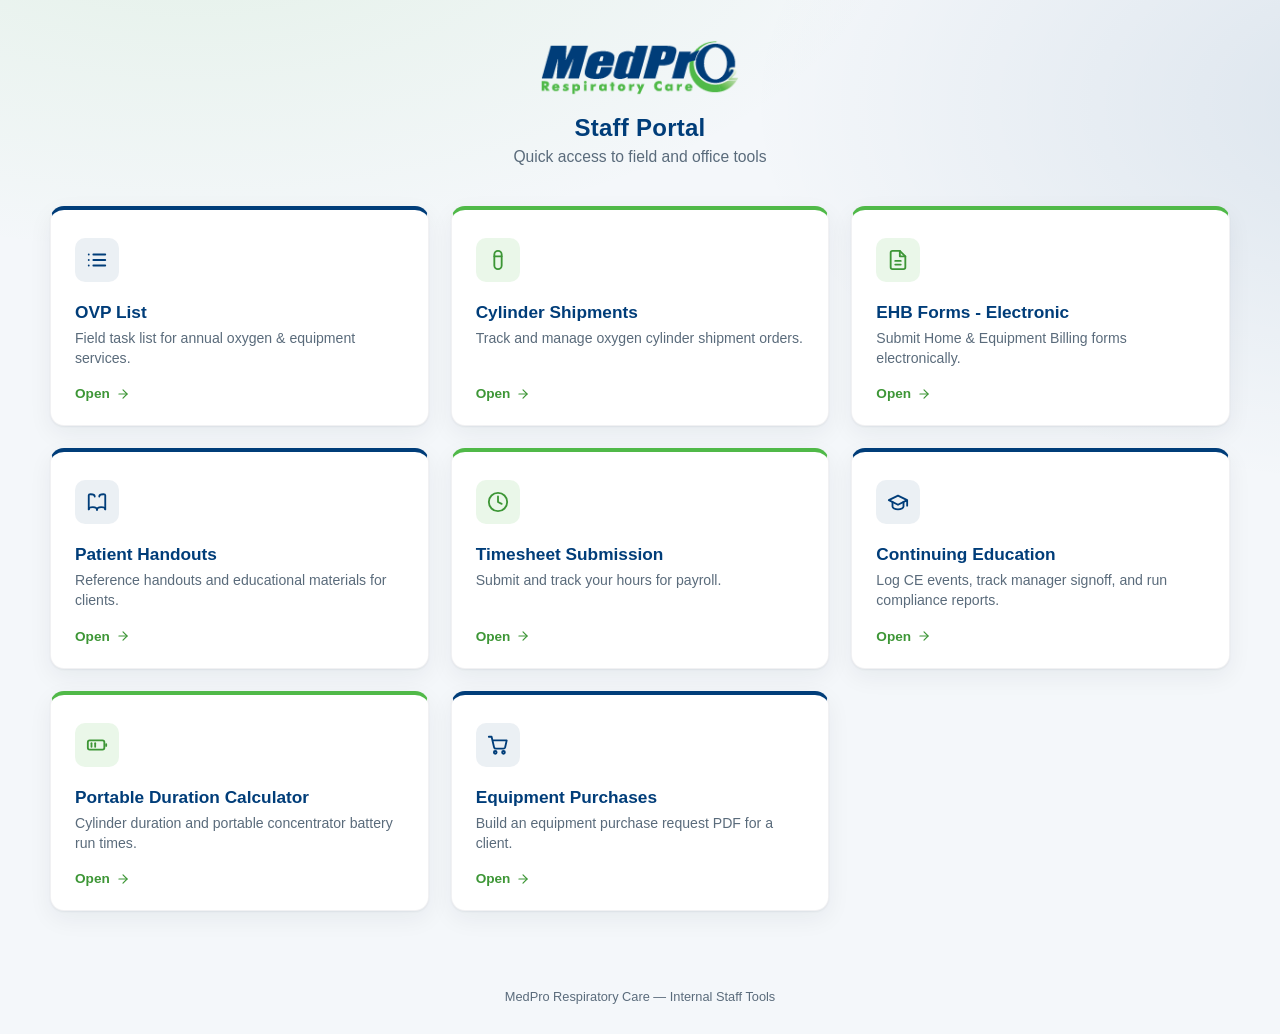
<file: index.html>
<!DOCTYPE html>
<html lang="en">
<head>
<meta charset="UTF-8">
<meta name="viewport" content="width=device-width, initial-scale=1.0">
<title>MedPro Respiratory Care | Staff Portal</title>

<!-- PWA / iOS Add-to-Home-Screen support -->
<meta name="apple-mobile-web-app-capable" content="yes">
<meta name="apple-mobile-web-app-status-bar-style" content="black-translucent">
<meta name="apple-mobile-web-app-title" content="MedPro Portal">
<link rel="apple-touch-icon" href="apple-touch-icon.png">
<style>
  :root {
    --navy: #003D79;
    --navy-dark: #002B57;
    --green: #50B948;
    --green-dark: #3d9636;
    --bg: #F4F7FA;
    --card-bg: #FFFFFF;
    --text: #1D2B3A;
    --text-muted: #5A6B7B;
  }

  * { box-sizing: border-box; }

  html, body {
    margin: 0;
    padding: 0;
    min-height: 100%;
  }

  body {
    font-family: -apple-system, BlinkMacSystemFont, "Segoe UI", Roboto, Helvetica, Arial, sans-serif;
    background:
      radial-gradient(1200px 600px at 15% -10%, rgba(80,185,72,0.10), transparent 60%),
      radial-gradient(1200px 700px at 110% 10%, rgba(0,61,121,0.10), transparent 55%),
      var(--bg);
    color: var(--text);
    min-height: 100vh;
    display: flex;
    flex-direction: column;
  }

  header {
    padding: 40px 24px 20px;
    text-align: center;
  }

  .logo-wrap {
    display: inline-flex;
    align-items: center;
    justify-content: center;
    margin-bottom: 18px;
  }

  .logo-wrap img {
    height: 56px;
    width: auto;
  }

  header h1 {
    margin: 0 0 6px;
    font-size: 1.5rem;
    font-weight: 700;
    letter-spacing: 0.01em;
    color: var(--navy);
  }

  header p {
    margin: 0;
    color: var(--text-muted);
    font-size: 0.98rem;
  }

  main {
    flex: 1;
    display: flex;
    align-items: flex-start;
    justify-content: center;
    padding: 20px 20px 60px;
  }

  .grid {
    width: 100%;
    max-width: 1180px;
    display: grid;
    grid-template-columns: repeat(3, 1fr);
    gap: 22px;
  }

  @media (max-width: 980px) {
    .grid {
      grid-template-columns: repeat(2, 1fr);
      max-width: 640px;
    }
  }

  @media (max-width: 520px) {
    .grid {
      grid-template-columns: 1fr;
      max-width: 420px;
    }
  }

  a.card {
    position: relative;
    display: flex;
    flex-direction: column;
    justify-content: space-between;
    background: var(--card-bg);
    border-radius: 14px;
    padding: 28px 24px 24px;
    text-decoration: none;
    color: var(--text);
    box-shadow: 0 1px 2px rgba(16, 30, 54, 0.06), 0 8px 24px rgba(16, 30, 54, 0.06);
    border: 1px solid rgba(16, 30, 54, 0.06);
    border-top: 4px solid var(--navy);
    transition: transform 0.18s ease, box-shadow 0.18s ease, border-color 0.18s ease;
    min-height: 190px;
  }

  a.card.accent-green { border-top-color: var(--green); }
  a.card.accent-navy { border-top-color: var(--navy); }

  a.card:hover, a.card:focus-visible {
    transform: translateY(-3px);
    box-shadow: 0 4px 10px rgba(16, 30, 54, 0.08), 0 16px 32px rgba(16, 30, 54, 0.10);
  }

  a.card:focus-visible {
    outline: 3px solid var(--green);
    outline-offset: 2px;
  }

  .icon {
    width: 44px;
    height: 44px;
    border-radius: 10px;
    display: flex;
    align-items: center;
    justify-content: center;
    margin-bottom: 20px;
    background: rgba(0, 61, 121, 0.08);
  }

  a.card.accent-green .icon { background: rgba(80, 185, 72, 0.12); }

  .icon svg {
    width: 22px;
    height: 22px;
    stroke: var(--navy);
  }

  a.card.accent-green .icon svg { stroke: var(--green-dark); }

  .card-title {
    font-size: 1.08rem;
    font-weight: 700;
    color: var(--navy);
    margin-bottom: 6px;
  }

  .card-desc {
    font-size: 0.88rem;
    color: var(--text-muted);
    line-height: 1.4;
  }

  .card-arrow {
    margin-top: 18px;
    font-size: 0.85rem;
    font-weight: 600;
    color: var(--green-dark);
    display: flex;
    align-items: center;
    gap: 6px;
  }

  .card-arrow svg {
    width: 14px;
    height: 14px;
    stroke: var(--green-dark);
    transition: transform 0.18s ease;
  }

  a.card:hover .card-arrow svg {
    transform: translateX(3px);
  }

  footer {
    text-align: center;
    padding: 18px 20px 30px;
    color: var(--text-muted);
    font-size: 0.8rem;
  }

  #installBtn {
    display: none;
    margin: 14px auto 0;
    align-items: center;
    gap: 8px;
    background: var(--navy);
    color: #fff;
    border: none;
    border-radius: 999px;
    padding: 10px 20px;
    font-size: 0.85rem;
    font-weight: 600;
    font-family: inherit;
    cursor: pointer;
    box-shadow: 0 4px 12px rgba(0, 61, 121, 0.25);
    transition: transform 0.15s ease, box-shadow 0.15s ease;
  }

  #installBtn:hover {
    transform: translateY(-1px);
    box-shadow: 0 6px 16px rgba(0, 61, 121, 0.3);
  }

  #installBtn svg {
    width: 16px;
    height: 16px;
    stroke: #fff;
    flex-shrink: 0;
  }

  #installOverlay {
    display: none;
    position: fixed;
    inset: 0;
    background: rgba(16, 30, 54, 0.55);
    z-index: 100;
    align-items: flex-end;
    justify-content: center;
  }

  #installOverlay.show {
    display: flex;
  }

  #installOverlay .sheet {
    background: #fff;
    width: 100%;
    max-width: 480px;
    border-radius: 18px 18px 0 0;
    padding: 24px 22px 32px;
    box-shadow: 0 -8px 30px rgba(16, 30, 54, 0.25);
  }

  #installOverlay h2 {
    margin: 0 0 14px;
    font-size: 1.05rem;
    color: var(--navy);
  }

  #installOverlay ol {
    margin: 0 0 18px;
    padding-left: 20px;
    color: var(--text);
    font-size: 0.92rem;
    line-height: 1.7;
  }

  #installOverlay button {
    width: 100%;
    background: var(--green);
    color: #fff;
    border: none;
    border-radius: 10px;
    padding: 12px;
    font-size: 0.92rem;
    font-weight: 700;
    font-family: inherit;
    cursor: pointer;
  }
</style>
</head>
<body>

<header>
  <div class="logo-wrap">
    <img src="[data-uri]" alt="MedPro Respiratory Care logo">
  </div>
  <h1>Staff Portal</h1>
  <p>Quick access to field and office tools</p>

  <button id="installBtn" type="button" onclick="showInstallSheet()">
    <svg viewBox="0 0 24 24" fill="none" stroke-width="2" stroke-linecap="round" stroke-linejoin="round"><path d="M12 3v12"></path><polyline points="7 10 12 15 17 10"></polyline><path d="M5 21h14"></path></svg>
    Add to Home Screen
  </button>
</header>

<div id="installOverlay" onclick="if(event.target===this) hideInstallSheet()">
  <div class="sheet">
    <h2>Install this portal on your iPhone</h2>
    <ol>
      <li>Tap the <strong>Share</strong> icon (square with an arrow, in the Safari toolbar)</li>
      <li>Scroll down and tap <strong>Add to Home Screen</strong></li>
      <li>Tap <strong>Add</strong> in the top right</li>
    </ol>
    <button type="button" onclick="hideInstallSheet()">Got it</button>
  </div>
</div>

<main>
  <div class="grid">

    <a class="card accent-navy" href="https://script.google.com/macros/s/AKfycbyaP4j2DI3VFDw0-5Pd7tbmv2cD2-zlrmmvmL9ofoGgD9fK__Bd-6X8e9QMiBG7gyuJWg/exec" target="_blank" rel="noopener noreferrer">
      <div>
        <div class="icon">
          <svg viewBox="0 0 24 24" fill="none" stroke-width="2" stroke-linecap="round" stroke-linejoin="round">
            <line x1="8" y1="6" x2="21" y2="6"></line>
            <line x1="8" y1="12" x2="21" y2="12"></line>
            <line x1="8" y1="18" x2="21" y2="18"></line>
            <line x1="3" y1="6" x2="3.01" y2="6"></line>
            <line x1="3" y1="12" x2="3.01" y2="12"></line>
            <line x1="3" y1="18" x2="3.01" y2="18"></line>
          </svg>
        </div>
        <div class="card-title">OVP List</div>
        <div class="card-desc">Field task list for annual oxygen &amp; equipment services.</div>
      </div>
      <div class="card-arrow">Open<svg viewBox="0 0 24 24" fill="none" stroke-width="2" stroke-linecap="round" stroke-linejoin="round"><line x1="5" y1="12" x2="19" y2="12"></line><polyline points="12 5 19 12 12 19"></polyline></svg></div>
    </a>

    <a class="card accent-green" href="cylinder-shipments/">
      <div>
        <div class="icon">
          <svg viewBox="0 0 24 24" fill="none" stroke-width="2" stroke-linecap="round" stroke-linejoin="round">
            <rect x="8" y="2" width="8" height="20" rx="4"></rect>
            <line x1="8" y1="8" x2="16" y2="8"></line>
          </svg>
        </div>
        <div class="card-title">Cylinder Shipments</div>
        <div class="card-desc">Track and manage oxygen cylinder shipment orders.</div>
      </div>
      <div class="card-arrow">Open<svg viewBox="0 0 24 24" fill="none" stroke-width="2" stroke-linecap="round" stroke-linejoin="round"><line x1="5" y1="12" x2="19" y2="12"></line><polyline points="12 5 19 12 12 19"></polyline></svg></div>
    </a>

    <a class="card accent-green" href="ehb-forms/">
      <div>
        <div class="icon">
          <svg viewBox="0 0 24 24" fill="none" stroke-width="2" stroke-linecap="round" stroke-linejoin="round">
            <path d="M14 2H6a2 2 0 0 0-2 2v16a2 2 0 0 0 2 2h12a2 2 0 0 0 2-2V8z"></path>
            <polyline points="14 2 14 8 20 8"></polyline>
            <line x1="9" y1="13" x2="15" y2="13"></line>
            <line x1="9" y1="17" x2="15" y2="17"></line>
          </svg>
        </div>
        <div class="card-title">EHB Forms - Electronic</div>
        <div class="card-desc">Submit Home &amp; Equipment Billing forms electronically.</div>
      </div>
      <div class="card-arrow">Open<svg viewBox="0 0 24 24" fill="none" stroke-width="2" stroke-linecap="round" stroke-linejoin="round"><line x1="5" y1="12" x2="19" y2="12"></line><polyline points="12 5 19 12 12 19"></polyline></svg></div>
    </a>

    <a class="card accent-navy" href="patient-handouts/">
      <div>
        <div class="icon">
          <svg viewBox="0 0 24 24" fill="none" stroke-width="2" stroke-linecap="round" stroke-linejoin="round">
            <path d="M12 20.5c0-1.5-1.5-3-4.5-3S3 18.5 3 20"></path>
            <path d="M3 20V4.5C3 4 3.5 3.5 5 3.5c3 0 4.5 1 4.5 2.5"></path>
            <path d="M12 20.5c0-1.5 1.5-3 4.5-3s4.5 1 4.5 2.5"></path>
            <path d="M21 20V4.5c0-.5-.5-1-2-1-3 0-4.5 1-4.5 2.5"></path>
          </svg>
        </div>
        <div class="card-title">Patient Handouts</div>
        <div class="card-desc">Reference handouts and educational materials for clients.</div>
      </div>
      <div class="card-arrow">Open<svg viewBox="0 0 24 24" fill="none" stroke-width="2" stroke-linecap="round" stroke-linejoin="round"><line x1="5" y1="12" x2="19" y2="12"></line><polyline points="12 5 19 12 12 19"></polyline></svg></div>
    </a>

    <a class="card accent-green" href="timesheet/">
      <div>
        <div class="icon">
          <svg viewBox="0 0 24 24" fill="none" stroke-width="2" stroke-linecap="round" stroke-linejoin="round">
            <circle cx="12" cy="12" r="10"></circle>
            <polyline points="12 6 12 12 16 14"></polyline>
          </svg>
        </div>
        <div class="card-title">Timesheet Submission</div>
        <div class="card-desc">Submit and track your hours for payroll.</div>
      </div>
      <div class="card-arrow">Open<svg viewBox="0 0 24 24" fill="none" stroke-width="2" stroke-linecap="round" stroke-linejoin="round"><line x1="5" y1="12" x2="19" y2="12"></line><polyline points="12 5 19 12 12 19"></polyline></svg></div>
    </a>

    <a class="card accent-navy" href="Staff%20Continuing%20Education/staff-app/">
      <div>
        <div class="icon">
          <svg viewBox="0 0 24 24" fill="none" stroke-width="2" stroke-linecap="round" stroke-linejoin="round">
            <path d="M22 10v6M2 10l10-5 10 5-10 5-10-5z"></path>
            <path d="M6 12v5c0 1.5 2.5 3 6 3s6-1.5 6-3v-5"></path>
          </svg>
        </div>
        <div class="card-title">Continuing Education</div>
        <div class="card-desc">Log CE events, track manager signoff, and run compliance reports.</div>
      </div>
      <div class="card-arrow">Open<svg viewBox="0 0 24 24" fill="none" stroke-width="2" stroke-linecap="round" stroke-linejoin="round"><line x1="5" y1="12" x2="19" y2="12"></line><polyline points="12 5 19 12 12 19"></polyline></svg></div>
    </a>

    <a class="card accent-green" href="portable-duration/">
      <div>
        <div class="icon">
          <svg viewBox="0 0 24 24" fill="none" stroke-width="2" stroke-linecap="round" stroke-linejoin="round">
            <rect x="2" y="7" width="18" height="10" rx="2"></rect>
            <line x1="22" y1="11" x2="22" y2="13"></line>
            <line x1="6" y1="10" x2="6" y2="14"></line>
            <line x1="10" y1="10" x2="10" y2="14"></line>
          </svg>
        </div>
        <div class="card-title">Portable Duration Calculator</div>
        <div class="card-desc">Cylinder duration and portable concentrator battery run times.</div>
      </div>
      <div class="card-arrow">Open<svg viewBox="0 0 24 24" fill="none" stroke-width="2" stroke-linecap="round" stroke-linejoin="round"><line x1="5" y1="12" x2="19" y2="12"></line><polyline points="12 5 19 12 12 19"></polyline></svg></div>
    </a>

    <a class="card accent-navy" href="equipment-purchases/">
      <div>
        <div class="icon">
          <svg viewBox="0 0 24 24" fill="none" stroke-width="2" stroke-linecap="round" stroke-linejoin="round">
            <circle cx="9" cy="20" r="1.5"></circle>
            <circle cx="18" cy="20" r="1.5"></circle>
            <path d="M2 3h3l2.7 11.4a2 2 0 0 0 2 1.6h8.1a2 2 0 0 0 2-1.5L21.5 7H6"></path>
          </svg>
        </div>
        <div class="card-title">Equipment Purchases</div>
        <div class="card-desc">Build an equipment purchase request PDF for a client.</div>
      </div>
      <div class="card-arrow">Open<svg viewBox="0 0 24 24" fill="none" stroke-width="2" stroke-linecap="round" stroke-linejoin="round"><line x1="5" y1="12" x2="19" y2="12"></line><polyline points="12 5 19 12 12 19"></polyline></svg></div>
    </a>

  </div>
</main>

<footer>
  MedPro Respiratory Care &mdash; Internal Staff Tools
</footer>

<script>
  function isIOS() {
    return /iPad|iPhone|iPod/.test(navigator.userAgent) ||
      (navigator.platform === 'MacIntel' && navigator.maxTouchPoints > 1); // iPadOS
  }

  function isStandalone() {
    return window.navigator.standalone === true ||
      window.matchMedia('(display-mode: standalone)').matches;
  }

  function showInstallSheet() {
    document.getElementById('installOverlay').classList.add('show');
  }

  function hideInstallSheet() {
    document.getElementById('installOverlay').classList.remove('show');
  }

  document.addEventListener('DOMContentLoaded', function () {
    var btn = document.getElementById('installBtn');
    if (isStandalone()) {
      return;
    }
    if (isIOS()) {
      btn.style.display = 'inline-flex';
    }
  });
</script>

</body>
</html>
</file>
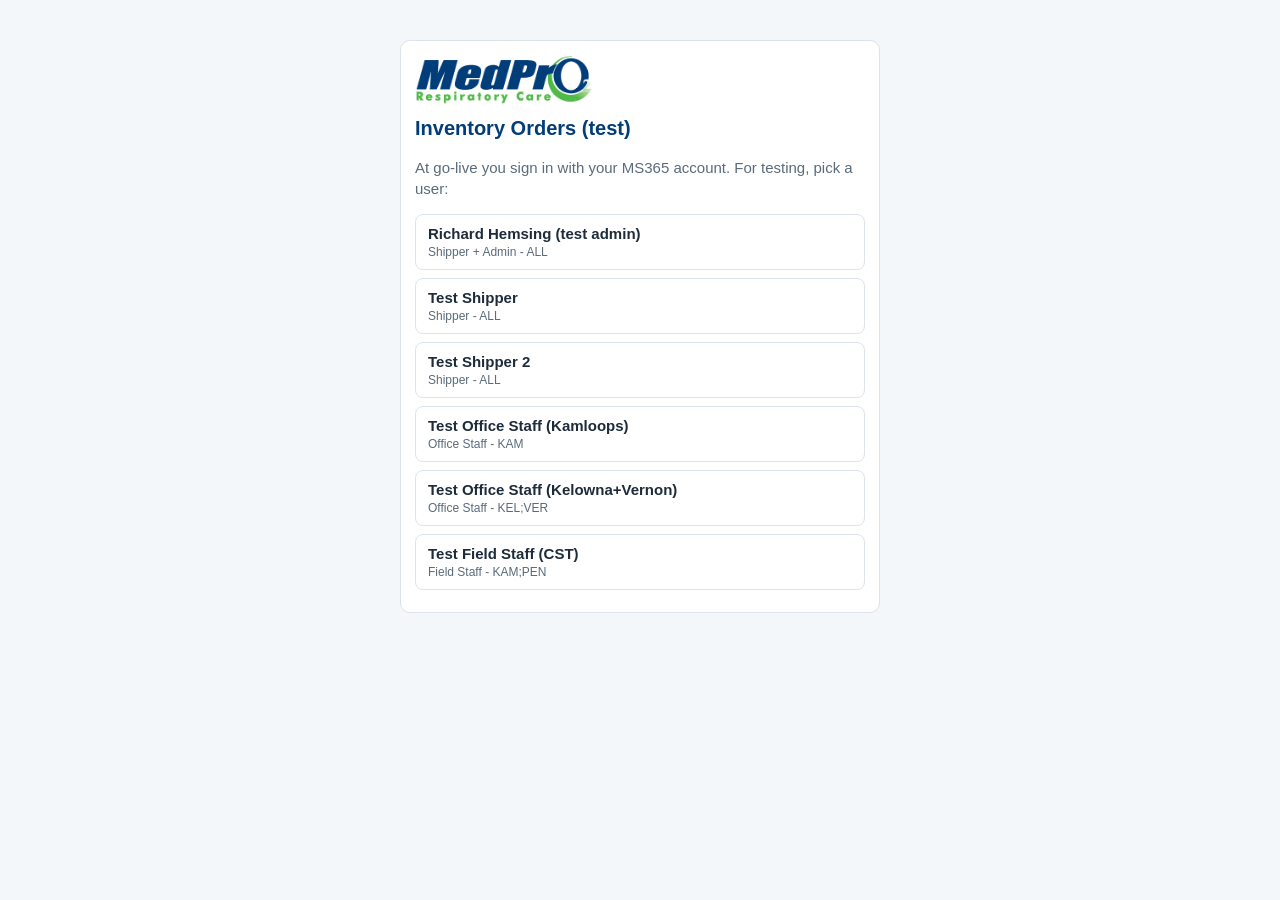
<file: Inventory Order/index.html>
<!doctype html>
<html lang="en">
<head>
<meta charset="utf-8">
<meta name="viewport" content="width=device-width, initial-scale=1">
<title>MedPro Inventory Orders (Demo)</title>
<link rel="icon" href="MedPro-logo.png">
<link rel="stylesheet" href="style.css">
</head>
<body>
<div id="app"></div>
<div id="overlay"></div>
<div id="toast"></div>
<script src="demo-store.js"></script>
<script src="app.js"></script>
</body>
</html>
</file>
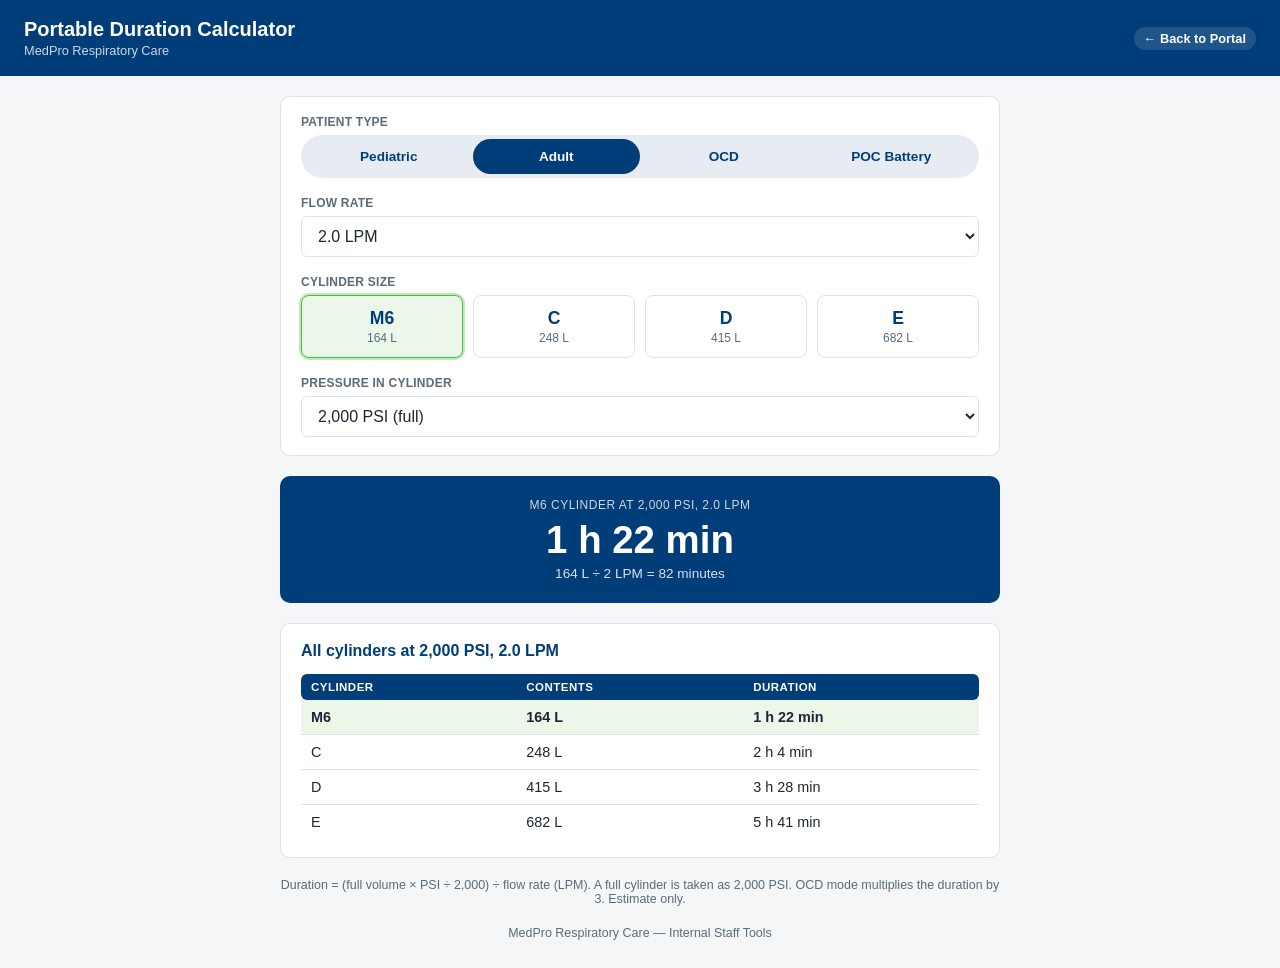
<file: portable-duration/index.html>
<!DOCTYPE html>
<html lang="en">
<head>
<meta charset="UTF-8">
<meta name="viewport" content="width=device-width, initial-scale=1.0">
<title>MedPro Portable Duration Calculator</title>
<style>
  :root {
    --navy: #003D79;
    --navy-dark: #00274F;
    --green: #50B948;
    --green-dark: #3CA55C;
    --bg: #F4F6F8;
    --card: #FFFFFF;
    --border: #DDE3EA;
    --text: #1C2733;
    --text-muted: #5A6B7B;
    --green-bg: #EAF7E9;
  }
  * { box-sizing: border-box; }
  body {
    margin: 0;
    font-family: -apple-system, BlinkMacSystemFont, "Segoe UI", Roboto, Helvetica, Arial, sans-serif;
    background: var(--bg);
    color: var(--text);
  }
  header {
    background: var(--navy);
    color: white;
    padding: 18px 24px;
    display: flex;
    align-items: center;
    justify-content: space-between;
    flex-wrap: wrap;
    gap: 10px;
  }
  header h1 { font-size: 1.25rem; margin: 0; font-weight: 600; }
  header .sub { font-size: 0.8rem; opacity: 0.8; margin-top: 2px; }
  .back-link {
    font-size: 0.8rem;
    font-weight: 600;
    color: #fff;
    text-decoration: none;
    padding: 4px 10px;
    border-radius: 999px;
    background: rgba(255,255,255,0.12);
  }
  .back-link:hover { background: rgba(255,255,255,0.22); }
  main { max-width: 760px; margin: 0 auto; padding: 20px; }
  .card {
    background: var(--card);
    border: 1px solid var(--border);
    border-radius: 10px;
    padding: 18px 20px;
    margin-bottom: 20px;
  }
  .card h2 { font-size: 1rem; margin: 0 0 14px 0; color: var(--navy); }
  label, .label {
    display: block;
    font-size: 0.75rem;
    color: var(--text-muted);
    margin-bottom: 6px;
    font-weight: 600;
    text-transform: uppercase;
    letter-spacing: 0.02em;
  }
  .field { margin-bottom: 18px; }
  .field:last-child { margin-bottom: 0; }
  select {
    width: 100%;
    padding: 10px 12px;
    border: 1px solid var(--border);
    border-radius: 6px;
    font-size: 1rem;
    font-family: inherit;
    background: white;
    color: var(--text);
  }
  select:focus, button:focus-visible {
    outline: none;
    border-color: var(--navy);
    box-shadow: 0 0 0 2px rgba(0,61,121,0.25);
  }
  button { cursor: pointer; font-family: inherit; }

  /* Pediatric / Adult toggle */
  .toggle {
    display: grid;
    grid-template-columns: repeat(4, 1fr);
    background: #E6ECF2;
    border-radius: 999px;
    padding: 4px;
  }
  .toggle button {
    border: none;
    background: transparent;
    border-radius: 999px;
    padding: 10px 6px;
    font-size: 0.85rem;
    font-weight: 700;
    color: var(--navy);
  }
  .manual-link { font-size: 0.85rem; font-weight: 600; color: var(--navy); text-decoration: none; }
  .manual-link:hover { text-decoration: underline; }
  .manual-actions { display: flex; flex-wrap: wrap; gap: 8px; margin-top: 8px; }
  .manual-btn {
    display: inline-block;
    background: white;
    color: var(--navy);
    border: 1px solid var(--navy);
    border-radius: 6px;
    padding: 7px 12px;
    font-size: 0.8rem;
    font-weight: 600;
    font-family: inherit;
    text-decoration: none;
    cursor: pointer;
  }
  .manual-btn:hover { background: #EEF3F8; }
  .hidden { display: none !important; }
  .est { color: var(--text-muted); font-weight: 400; font-size: 0.8em; }
  .toggle button.active { background: var(--navy); color: white; }

  /* Cylinder selector */
  .cyl-grid { display: grid; grid-template-columns: repeat(4, 1fr); gap: 10px; }
  .cyl-btn {
    background: white;
    border: 1px solid var(--border);
    border-radius: 8px;
    padding: 12px 6px;
    text-align: center;
    color: var(--text);
  }
  .cyl-btn .name { display: block; font-size: 1.1rem; font-weight: 700; color: var(--navy); }
  .cyl-btn .vol { display: block; font-size: 0.75rem; color: var(--text-muted); margin-top: 2px; }
  .cyl-btn:hover { background: #F8FAFC; }
  .cyl-btn.active { border-color: var(--green); background: var(--green-bg); box-shadow: 0 0 0 2px rgba(80,185,72,0.35); }

  /* Result */
  .result {
    background: var(--navy);
    color: white;
    border-radius: 10px;
    padding: 22px 20px;
    text-align: center;
    margin-bottom: 20px;
  }
  .result .r-label { font-size: 0.75rem; text-transform: uppercase; letter-spacing: 0.04em; opacity: 0.8; }
  .result .r-value { font-size: 2.4rem; font-weight: 700; margin: 6px 0 4px; line-height: 1.15; }
  .result .r-detail { font-size: 0.85rem; opacity: 0.85; }

  table { width: 100%; border-collapse: collapse; font-size: 0.9rem; }
  th {
    text-align: left;
    font-size: 0.72rem;
    text-transform: uppercase;
    letter-spacing: 0.04em;
    color: white;
    background: var(--navy);
    padding: 7px 10px;
  }
  th:first-child { border-radius: 6px 0 0 6px; }
  th:last-child { border-radius: 0 6px 6px 0; }
  td { padding: 9px 10px; border-bottom: 1px solid var(--border); }
  tr.selected td { background: var(--green-bg); font-weight: 700; }
  tr:last-child td { border-bottom: none; }

  .note { font-size: 0.78rem; color: var(--text-muted); margin: 0; }
  footer { text-align: center; font-size: 0.78rem; color: var(--text-muted); padding: 0 20px 28px; }

  @media (max-width: 480px) {
    main { padding: 14px; }
    .result .r-value { font-size: 2rem; }
    .cyl-grid { gap: 8px; }
  }
</style>
</head>
<body>

<header>
  <div>
    <h1>Portable Duration Calculator</h1>
    <div class="sub">MedPro Respiratory Care</div>
  </div>
  <a class="back-link" href="../">&larr; Back to Portal</a>
</header>

<main>
  <div class="card">
    <div class="field">
      <span class="label" id="patientLabel">Patient type</span>
      <div class="toggle" role="group" aria-labelledby="patientLabel">
        <button type="button" id="btnPeds" aria-pressed="false">Pediatric</button>
        <button type="button" id="btnAdult" class="active" aria-pressed="true">Adult</button>
        <button type="button" id="btnOcd" aria-pressed="false">OCD</button>
        <button type="button" id="btnPoc" aria-pressed="false">POC Battery</button>
      </div>
    </div>

    <div id="cylFields">
      <div class="field">
        <label for="flow" id="flowLabel">Flow rate</label>
        <select id="flow"></select>
      </div>

      <div class="field">
        <span class="label" id="cylLabel">Cylinder size</span>
        <div class="cyl-grid" id="cylGrid" role="group" aria-labelledby="cylLabel"></div>
      </div>

      <div class="field">
        <label for="psi">Pressure in cylinder</label>
        <select id="psi"></select>
      </div>
    </div>

    <div id="pocFields" class="hidden">
      <div class="field">
        <label for="device">Device</label>
        <select id="device"></select>
      </div>
      <div class="field" style="margin-top:-8px">
        <a id="manualLink" class="manual-link" href="#">&#128196; User manual</a>
        <div class="manual-actions">
          <a id="emailLink" class="manual-btn" href="#">&#9993; Email link to manual</a>
          <button type="button" id="attachBtn" class="manual-btn hidden">&#128206; Email with PDF attached</button>
        </div>
        <div class="note" id="shareMsg" aria-live="polite"></div>
      </div>
      <div class="field" id="battField">
        <label for="batt">Battery</label>
        <select id="batt"></select>
      </div>
      <div class="field">
        <label for="setting">Setting</label>
        <select id="setting"></select>
      </div>
    </div>
  </div>

  <div class="result" aria-live="polite">
    <div class="r-label" id="rLabel">Estimated duration</div>
    <div class="r-value" id="rValue">&ndash;</div>
    <div class="r-detail" id="rDetail"></div>
  </div>

  <div class="card" id="cylCard">
    <h2>All cylinders at <span id="tblFlow"></span></h2>
    <table>
      <thead><tr><th>Cylinder</th><th>Contents</th><th>Duration</th></tr></thead>
      <tbody id="tblBody"></tbody>
    </table>
  </div>

  <div class="card hidden" id="pocCard">
    <h2>All settings: <span id="pocTblTitle"></span></h2>
    <table>
      <thead><tr><th>Setting</th><th>Battery run time</th></tr></thead>
      <tbody id="pocTblBody"></tbody>
    </table>
  </div>

  <p class="note" style="text-align:center" id="noteCyl">
    Duration = (full volume &times; PSI &divide; 2,000) &divide; flow rate (LPM). A full cylinder is taken as 2,000 PSI. OCD mode multiplies the duration by 3. Estimate only.
  </p>
  <p class="note hidden" style="text-align:center" id="notePoc">
    Run times are manufacturer or retailer published figures for a new, fully charged battery (typically 20 breaths/min; the Eclipse 5 uses 12). Higher breath rates, age of the battery, temperature and altitude shorten them.
    <span class="est">~ = estimated (interpolated or scaled) by this app, not published. Always verify against the device manual.</span>
  </p>
</main>

<footer>MedPro Respiratory Care &mdash; Internal Staff Tools</footer>

<script>
  const CYLINDERS = [
    { name: 'M6', litres: 164 },
    { name: 'C',  litres: 248 },
    { name: 'D',  litres: 415 },
    { name: 'E',  litres: 682 }
  ];
  const FLOWS = {
    peds:  [0.016, 0.03, 0.06, 0.12, 0.25, 0.5, 0.75, 1.0, 1.5, 2.0, 3.0],
    adult: [0.5, 1, 1.5, 2, 3, 4, 5, 6, 7, 8, 9, 10, 11, 12, 13, 14, 15],
    ocd:   [1, 2, 3, 4, 5, 6]
  };

  let mode = 'adult';
  let cylIndex = 0;
  const FULL_PSI = 2000; // pressure at which the stated cylinder volume applies

  const flowSel = document.getElementById('flow');
  const cylGrid = document.getElementById('cylGrid');
  const psiSel = document.getElementById('psi');

  const OCD_FACTOR = 3; // OCD extends duration x3 vs. continuous flow at the same number

  function fmtFlow(f) {
    if (mode === 'ocd') return 'Pulse setting ' + f;
    return (Number.isInteger(f) ? f.toFixed(1) : String(f)) + ' LPM';
  }

  function fmtDuration(litres, flow) {
    const factor = mode === 'ocd' ? OCD_FACTOR : 1;
    return fmtMin(Math.round(litres / flow * factor)); // L ÷ LPM = minutes
  }

  function fmtMin(totalMin) {
    const h = Math.floor(totalMin / 60);
    const m = totalMin % 60;
    let s = h > 0 ? h + ' h ' + m + ' min' : m + ' min';
    if (h >= 48) s += ' (' + (totalMin / 1440).toFixed(1) + ' days)';
    return s;
  }

  function buildFlows() {
    flowSel.innerHTML = '';
    FLOWS[mode].forEach(f => {
      const o = document.createElement('option');
      o.value = f;
      o.textContent = fmtFlow(f);
      flowSel.appendChild(o);
    });
    // Sensible defaults: 2 LPM adult, 1 LPM pediatric, setting 2 OCD
    flowSel.value = mode === 'peds' ? '1' : '2';
    document.getElementById('flowLabel').textContent = mode === 'ocd' ? 'Pulse setting' : 'Flow rate';
  }

  function buildPsi() {
    for (let p = 2000; p >= 500; p -= 100) {
      const o = document.createElement('option');
      o.value = p;
      o.textContent = p.toLocaleString('en-US') + ' PSI' + (p === FULL_PSI ? ' (full)' : '');
      psiSel.appendChild(o);
    }
  }

  function buildCylinders() {
    CYLINDERS.forEach((c, i) => {
      const b = document.createElement('button');
      b.type = 'button';
      b.className = 'cyl-btn';
      b.innerHTML = '<span class="name">' + c.name + '</span><span class="vol">' + c.litres + ' L</span>';
      b.addEventListener('click', () => { cylIndex = i; render(); });
      cylGrid.appendChild(b);
    });
  }

  // ---- POC battery data (hours) ----
  // Published figures only; anything between published points is interpolated and flagged est.
  const range = (from, to, step) => {
    const a = [];
    for (let v = from; v <= to + 1e-9; v += step) a.push(Math.round(v * 100) / 100);
    return a;
  };
  // pub: {setting: hours}; all: every setting on the device
  function fill(pub, all, mode) {
    const keys = Object.keys(pub).map(Number).sort((a, b) => a - b);
    return all.map(v => {
      if (pub[v] !== undefined) return { v, mode, h: pub[v], est: false };
      const lo = keys.filter(k => k < v).pop();
      const hi = keys.find(k => k > v);
      if (lo === undefined || hi === undefined) return null;
      return { v, mode, h: pub[lo] + (pub[hi] - pub[lo]) * (v - lo) / (hi - lo), est: true };
    }).filter(Boolean);
  }
  const pulse = (pub, all) => fill(pub, all, 'Pulse');
  const cont  = (pub, all) => fill(pub, all, 'Continuous');

  // iGo2: Drive publishes 3.5 h minimum at setting 2, but MedPro sees 3.0 h in real use, so 3.0 h is the base.
  // Other settings are scaled using the setting-to-setting ratio retailers publish (5 / 4.5 / 3.5 / 2.5 / 2 h).
  const igoRatio = { 1: 5 / 4.5, 2: 1, 3: 3.5 / 4.5, 4: 2.5 / 4.5, 5: 2 / 4.5 };
  const igo = base => range(1, 5, 1).map(v => ({ v, mode: 'Pulse', h: base * igoRatio[v], est: v !== 2 }));

  // Independence: "Typical Battery Operation Times" table from the O2 Concepts user manual (20 breaths/min).
  const indepAll = range(0.5, 6, 0.5);
  const indepPulse2 = pulse({ 0.5: 5, 1: 4.5, 1.5: 4.25, 2: 3.75, 2.5: 3.5, 3: 3, 3.5: 2.75, 4: 2.5, 4.5: 2, 5: 2, 5.5: 1.75, 6: 1.75 }, indepAll);
  const indepPulse1 = pulse({ 0.5: 2.5, 1: 2.25, 1.5: 2.1, 2: 1.9, 2.5: 1.75, 3: 1.5, 3.5: 1.4, 4: 1.25, 4.5: 1, 5: 1, 5.5: 0.9, 6: 0.9 }, indepAll);
  const indepCont2 = cont({ 0.5: 4.75, 1: 3.75, 1.5: 3, 2: 2.25, 2.5: 2, 3: 1.5 }, range(0.5, 3, 0.5));
  const indepCont1 = cont({ 0.5: 2.4, 1: 1.9, 1.5: 1.5, 2: 1.25, 2.5: 1, 3: 0.75 }, range(0.5, 3, 0.5));

  const POC = [
    { name: 'Inogen Rove 6', manual: 'Inogen Rove 6/Inogen_Rove6_User_Manual_EN_ES_Feb2026.pdf', batteries: [
        { name: '8-cell battery',  settings: pulse({ 1: 6.25, 2: 5, 3: 3.25, 4: 2.25, 5: 1.75, 6: 1.25 }, range(1, 6, 1)) },
        { name: '16-cell battery', settings: pulse({ 1: 12.75, 2: 10.25, 3: 6.5, 4: 5.25, 5: 3.5, 6: 2.5 }, range(1, 6, 1)) } ] },
    { name: 'DeVilbiss iGo2', manual: 'DeVilbiss iGo2/Drive_iGo2_Owners_Manual.pdf', batteries: [
        { name: 'Standard battery', settings: igo(3) } ] },
    { name: 'Philips Respironics SimplyGo', manual: 'Philips Respironics SimplyGo/SimplyGo_User_Manual.pdf', batteries: [
        { name: 'Standard battery', settings: [
            ...pulse({ 1: 3.4, 2: 3, 3: 2.2, 4: 1.7, 5: 1.3, 6: 1.3 }, range(1, 6, 0.5)),
            ...cont({ 0.5: 2.9, 1: 1.6, 2: 0.9 }, range(0.5, 2, 0.5)) ] } ] },
    { name: 'SeQual Eclipse 5', manual: 'SeQual Eclipse 5/CAIRE_Eclipse5_QuickStart.pdf', manualLabel: 'Quick start guide', batteries: [
        { name: 'Internal battery', settings: [
            ...pulse({ 1: 5.4, 2: 5.1, 3: 4.9, 4: 4, 5: 3.7, 6: 3.5, 7: 2.5, 8: 2, 9: 1.7 }, range(1, 9, 0.5)),
            ...cont({ 0.5: 4.4, 1: 3.7, 2: 2, 3: 1.3 }, range(0.5, 3, 0.5)) ] } ] },
    { name: 'O2 Concepts Independence', manual: 'O2 Concepts Independence/Oxlife_Independence_User_Manual_800-1097_RevC.pdf', batteries: [
        { name: 'Double battery', settings: [...indepPulse2, ...indepCont2] },
        { name: 'Single battery', settings: [...indepPulse1, ...indepCont1] } ] },
    { name: 'O2 Concepts Liberty 2', manual: 'O2 Concepts Liberty 2/Oxlife_Liberty_Liberty2_User_Manual_800-1075_RevF.pdf', batteries: [
        { name: 'Standard battery', settings: [
            ...pulse({ 1: 3, 2: 2.75, 3: 2.5, 4: 2, 5: 1.75, 6: 1.5, 7: 1.3, 8: 1.1, 9: 1.1, 10: 1 }, range(1, 10, 1)),
            ...cont({ 0.5: 2.25, 0.75: 2.25, 1: 1.75, 1.25: 1.5, 1.5: 1.25, 1.75: 1, 2: 0.9 }, range(0.5, 2, 0.25)) ] } ] }
  ];

  const deviceSel = document.getElementById('device');
  const battSel = document.getElementById('batt');
  const settingSel = document.getElementById('setting');

  const fmtSet = s => s.mode === 'Pulse'
    ? 'Pulse ' + s.v
    : 'Continuous ' + (Number.isInteger(s.v) ? s.v.toFixed(1) : s.v) + ' LPM';
  const fmtPocTime = s => (s.est ? '~' : '') + fmtMin(Math.round(s.h * 60));

  function buildDevices() {
    POC.forEach((d, i) => deviceSel.appendChild(new Option(d.name, i)));
    buildBatteries();
  }

  function buildBatteries() {
    const d = POC[deviceSel.value];
    battSel.innerHTML = '';
    d.batteries.forEach((b, i) => battSel.appendChild(new Option(b.name, i)));
    document.getElementById('battField').classList.toggle('hidden', d.batteries.length < 2);
    const link = document.getElementById('manualLink');
    // The manual opens in our own viewer page (with a Back button) so staff using the iPhone home-screen app can return.
    const pdfPath = 'Manuals/' + d.manual;
    link.dataset.pdf = encodeURI(pdfPath);
    link.href = 'manual-viewer.html?file=' + encodeURIComponent(pdfPath);
    link.innerHTML = '&#128196; ' + (d.manualLabel || 'User manual') + ' (PDF)';

    // A web page can't attach a file through a mailto: link, so the link version carries the full URL.
    // Where the browser can share files (phones, Edge/Chrome on Windows), a second button attaches the real PDF.
    let url = link.dataset.pdf;
    try { url = new URL(url, location.href).href; } catch (e) { /* keep the relative path */ }
    const subject = d.name + ' ' + (d.manualLabel || 'user manual');
    document.getElementById('emailLink').href = 'mailto:?subject=' + encodeURIComponent(subject) +
      '&body=' + encodeURIComponent('Please find the ' + subject + ' here:\n' + url + '\n\nMedPro Respiratory Care');
    document.getElementById('shareMsg').textContent = '';
    const canShareFiles = !!(navigator.canShare && navigator.share &&
      navigator.canShare({ files: [new File([''], 'x.pdf', { type: 'application/pdf' })] }));
    document.getElementById('attachBtn').classList.toggle('hidden', !canShareFiles || location.protocol === 'file:');
    buildSettings();
  }

  async function shareManual() {
    const d = POC[deviceSel.value];
    const msg = document.getElementById('shareMsg');
    const href = new URL(document.getElementById('manualLink').dataset.pdf, location.href).href;
    const subject = d.name + ' ' + (d.manualLabel || 'user manual');
    msg.textContent = 'Preparing PDF…';
    try {
      const blob = await (await fetch(href)).blob();
      const file = new File([blob], decodeURIComponent(href.split('/').pop()), { type: 'application/pdf' });
      await navigator.share({ files: [file], title: subject, text: 'Please find the ' + subject + ' attached.' });
      msg.textContent = '';
    } catch (e) {
      msg.textContent = e.name === 'AbortError' ? '' : 'Could not attach the PDF here. Use "Email link to manual" instead.';
    }
  }

  function buildSettings() {
    const prev = settingSel.selectedOptions.length ? settingSel.selectedOptions[0].text : '';
    const list = POC[deviceSel.value].batteries[battSel.value].settings;
    settingSel.innerHTML = '';
    ['Pulse', 'Continuous'].forEach(mode => {
      const items = list.map((s, i) => [s, i]).filter(([s]) => s.mode === mode);
      if (!items.length) return;
      const g = document.createElement('optgroup');
      g.label = mode === 'Pulse' ? 'Pulse dose' : 'Continuous flow';
      items.forEach(([s, i]) => g.appendChild(new Option(fmtSet(s), i)));
      settingSel.appendChild(g);
    });
    // keep the same setting (by label) when the new list has it; otherwise default to Pulse 2
    const keep = [...settingSel.options].find(o => o.text === prev);
    const def = [...settingSel.options].find(o => list[o.value].mode === 'Pulse' && list[o.value].v === 2);
    settingSel.value = (keep || def || settingSel.options[0]).value;
  }

  function renderPoc() {
    const d = POC[deviceSel.value];
    const b = d.batteries[battSel.value];
    const s = b.settings[settingSel.value];
    const multi = d.batteries.length > 1;
    document.getElementById('rLabel').textContent = d.name + (multi ? ', ' + b.name : '') + ', ' + fmtSet(s);
    document.getElementById('rValue').textContent = fmtPocTime(s);
    document.getElementById('rDetail').textContent = 'Published battery run time on a full charge' + (s.est ? ' (estimated by this app)' : '');
    document.getElementById('pocTblTitle').textContent = d.name + (multi ? ', ' + b.name : '');
    document.getElementById('pocTblBody').innerHTML = b.settings.map(x =>
      '<tr' + (x === s ? ' class="selected"' : '') + '><td>' + fmtSet(x) + '</td><td>' + fmtPocTime(x) + '</td></tr>'
    ).join('');
  }

  function render() {
    if (mode === 'poc') return renderPoc();
    const flow = parseFloat(flowSel.value);
    const cyl = CYLINDERS[cylIndex];
    const psi = parseInt(psiSel.value, 10);
    const avail = c => c.litres * psi / FULL_PSI;
    const fmtL = l => (Number.isInteger(l) ? l : l.toFixed(1)) + ' L';

    [...cylGrid.children].forEach((b, i) => {
      b.classList.toggle('active', i === cylIndex);
      b.setAttribute('aria-pressed', i === cylIndex);
    });

    const psiTxt = psi.toLocaleString('en-US') + ' PSI';
    document.getElementById('rLabel').textContent = cyl.name + ' cylinder at ' + psiTxt + ', ' + fmtFlow(flow);
    document.getElementById('rValue').textContent = fmtDuration(avail(cyl), flow);
    const totalMin = Math.round(avail(cyl) / flow * (mode === 'ocd' ? OCD_FACTOR : 1));
    document.getElementById('rDetail').textContent = fmtL(avail(cyl)) + ' ÷ ' + flow +
      (mode === 'ocd' ? ' × ' + OCD_FACTOR + ' (OCD)' : ' LPM') + ' = ' + totalMin + ' minutes';

    document.getElementById('tblFlow').textContent = psiTxt + ', ' + fmtFlow(flow);
    document.getElementById('tblBody').innerHTML = CYLINDERS.map((c, i) =>
      '<tr' + (i === cylIndex ? ' class="selected"' : '') + '><td>' + c.name + '</td><td>' +
      fmtL(avail(c)) + '</td><td>' + fmtDuration(avail(c), flow) + '</td></tr>'
    ).join('');
  }

  function setMode(m) {
    mode = m;
    [['btnPeds', 'peds'], ['btnAdult', 'adult'], ['btnOcd', 'ocd'], ['btnPoc', 'poc']].forEach(([id, key]) => {
      const b = document.getElementById(id);
      b.classList.toggle('active', m === key);
      b.setAttribute('aria-pressed', m === key);
    });
    const poc = m === 'poc';
    ['cylFields', 'cylCard', 'noteCyl'].forEach(id => document.getElementById(id).classList.toggle('hidden', poc));
    ['pocFields', 'pocCard', 'notePoc'].forEach(id => document.getElementById(id).classList.toggle('hidden', !poc));
    if (!poc) buildFlows();
    render();
  }

  document.getElementById('btnPeds').addEventListener('click', () => setMode('peds'));
  document.getElementById('btnAdult').addEventListener('click', () => setMode('adult'));
  document.getElementById('btnOcd').addEventListener('click', () => setMode('ocd'));
  document.getElementById('btnPoc').addEventListener('click', () => setMode('poc'));
  deviceSel.addEventListener('change', () => { buildBatteries(); render(); });
  battSel.addEventListener('change', () => { buildSettings(); render(); });
  settingSel.addEventListener('change', render);
  document.getElementById('attachBtn').addEventListener('click', shareManual);
  flowSel.addEventListener('change', render);
  psiSel.addEventListener('change', render);

  buildPsi();
  buildCylinders();
  buildDevices();
  setMode('adult');

  // Returning from the manual viewer: put the POC tab back the way it was left.
  document.getElementById('manualLink').addEventListener('click', () => {
    try {
      sessionStorage.setItem('pocState', JSON.stringify({
        device: deviceSel.value, batt: battSel.value, setting: settingSel.selectedOptions[0].text
      }));
    } catch (e) { /* storage unavailable: just return to the default view */ }
  });
  try {
    const saved = JSON.parse(sessionStorage.getItem('pocState') || 'null');
    sessionStorage.removeItem('pocState');
    if (saved && POC[saved.device]) {
      setMode('poc');
      deviceSel.value = saved.device;
      buildBatteries();
      battSel.value = saved.batt;
      buildSettings();
      const opt = [...settingSel.options].find(o => o.text === saved.setting);
      if (opt) settingSel.value = opt.value;
      render();
    }
  } catch (e) { /* ignore */ }
</script>
</body>
</html>
</file>
<file: Inventory Order/style.css>
:root{
  --bg:#F4F7FA;--card:#fff;--navy:#003D79;--navy-dark:#002B57;--green:#50B948;--green-dark:#3d9636;
  --text:#1D2B3A;--muted:#5A6B7B;--line:#DCE3EA;--warn:#B45309;--warn-bg:#FEF3C7;--bad:#B42318;--bad-bg:#FEE4E2;--ok-bg:#E3F5E1;--info-bg:#E4EEF9;
}
*{box-sizing:border-box}
html,body{margin:0}
body{font-family:-apple-system,BlinkMacSystemFont,"Segoe UI",Roboto,Helvetica,Arial,sans-serif;background:var(--bg);color:var(--text);font-size:15px;line-height:1.4}
header.top{background:#fff;border-bottom:3px solid var(--green);padding:8px 16px;display:flex;flex-wrap:wrap;gap:10px 16px;align-items:center}
header.top img{height:42px}
header.top .title{font-weight:700;color:var(--navy);font-size:18px;margin-right:auto}
header.top .ctl{display:flex;flex-direction:column;font-size:11px;color:var(--muted)}
header.top select{font-size:14px;padding:5px 6px;border:1px solid var(--line);border-radius:6px;max-width:230px}
.testbar{background:var(--warn-bg);color:var(--warn);font-size:12px;padding:4px 16px;text-align:center}
nav.tabs{background:var(--navy);display:flex;overflow-x:auto;padding:0 8px}
nav.tabs button{background:none;border:0;color:#cfe0f3;padding:12px 16px;font-size:14px;cursor:pointer;white-space:nowrap;border-bottom:3px solid transparent}
nav.tabs button.on{color:#fff;border-bottom-color:var(--green);font-weight:600}
nav.tabs button:hover{color:#fff}
main{padding:16px;max-width:1280px;margin:0 auto}
h2{color:var(--navy);margin:4px 0 12px;font-size:20px}
h3{color:var(--navy);margin:16px 0 8px;font-size:16px}
.card{background:var(--card);border:1px solid var(--line);border-radius:10px;padding:14px;margin-bottom:14px}
.cards{display:grid;grid-template-columns:repeat(auto-fit,minmax(200px,1fr));gap:12px;margin-bottom:14px}
.stat{background:#fff;border:1px solid var(--line);border-radius:10px;padding:14px;cursor:pointer;border-left:5px solid var(--navy)}
.stat.warn{border-left-color:var(--warn)}.stat.good{border-left-color:var(--green)}.stat.bad{border-left-color:var(--bad)}
.stat .n{font-size:28px;font-weight:700;color:var(--navy)}
.stat .l{color:var(--muted);font-size:13px}
button.btn,a.btn{background:var(--navy);color:#fff;border:0;border-radius:7px;padding:8px 14px;font-size:14px;cursor:pointer;text-decoration:none;display:inline-block}
button.btn:hover{background:var(--navy-dark)}
button.btn.green{background:var(--green-dark)}button.btn.green:hover{background:#2f7a29}
button.btn.ghost{background:#fff;color:var(--navy);border:1px solid var(--navy)}
button.btn.danger{background:#fff;color:var(--bad);border:1px solid var(--bad)}
button.btn.sm{padding:4px 9px;font-size:13px}
button.btn:disabled{opacity:.5;cursor:not-allowed}
input,select,textarea{font:inherit;padding:6px 8px;border:1px solid #b9c5d1;border-radius:6px;background:#fff;color:var(--text);max-width:100%}
input[type=number]{width:80px}
textarea{width:100%;min-height:60px}
label.f{display:block;font-size:12px;color:var(--muted);margin-bottom:8px}
label.f input,label.f select,label.f textarea{display:block;margin-top:2px;width:100%}
.row{display:flex;flex-wrap:wrap;gap:10px;align-items:flex-end;margin-bottom:10px}
.row>*{flex:0 1 auto}
.grow{flex:1 1 220px!important}
.tablewrap{overflow-x:auto}
table{border-collapse:collapse;width:100%;font-size:14px;background:#fff}
th{background:#eef3f8;color:var(--navy);text-align:left;padding:7px 9px;font-size:12px;text-transform:uppercase;letter-spacing:.3px;white-space:nowrap}
td{padding:7px 9px;border-top:1px solid var(--line);vertical-align:top}
tr.click{cursor:pointer}tr.click:hover td{background:#f3f8fd}
tr.dno td{color:#8a97a4;background:#f6f7f8}
td.num,th.num{text-align:right}
.badge{display:inline-block;padding:2px 8px;border-radius:99px;font-size:12px;font-weight:600;white-space:nowrap}
.b-Submitted{background:var(--info-bg);color:var(--navy)}
.b-Backordered{background:var(--warn-bg);color:var(--warn)}
.b-PartiallyShipped{background:#E9E4FA;color:#4B2FA0}
.b-Shipped{background:#D6EEF7;color:#0B6A8A}
.b-Received,.b-Closed{background:var(--ok-bg);color:var(--green-dark)}
.b-Cancelled{background:#eceff2;color:#667}
.b-low{background:var(--bad-bg);color:var(--bad)}.b-high{background:var(--warn-bg);color:var(--warn)}.b-due{background:var(--info-bg);color:var(--navy)}.b-dno{background:#eceff2;color:#667}
.b-ord{background:var(--info-bg);color:var(--navy)}
.muted{color:var(--muted)}.small{font-size:12px}
.warn{color:var(--warn)}.bad{color:var(--bad)}
.alert{padding:10px 12px;border-radius:8px;margin:8px 0;font-size:14px}
.alert.warn{background:var(--warn-bg);color:#7a3a05}.alert.info{background:var(--info-bg);color:var(--navy)}.alert.bad{background:var(--bad-bg);color:var(--bad)}.alert.ok{background:var(--ok-bg);color:#1f6b19}
.two{display:grid;grid-template-columns:3fr 2fr;gap:14px;align-items:start}
@media(max-width:900px){.two{grid-template-columns:1fr}main{padding:10px}}
#overlay{position:fixed;inset:0;background:rgba(0,20,40,.55);z-index:50;display:none;align-items:flex-start;justify-content:center;overflow:auto;padding:20px 10px}
#overlay.on{display:flex}
.modal{background:#fff;border-radius:12px;padding:18px;width:min(760px,100%);box-shadow:0 12px 40px rgba(0,0,0,.3)}
.modal.wide{width:min(1100px,100%)}
.modal h2{margin-top:0}
.modal .foot{display:flex;gap:10px;justify-content:flex-end;flex-wrap:wrap;margin-top:14px}
#toast{position:fixed;bottom:18px;left:50%;transform:translateX(-50%);background:var(--navy-dark);color:#fff;padding:10px 18px;border-radius:8px;z-index:99;display:none;max-width:90%}
#toast.bad{background:var(--bad)}
.chips{display:flex;flex-wrap:wrap;gap:6px}
.chips label{font-size:12px;border:1px solid var(--line);border-radius:99px;padding:2px 8px;cursor:pointer;background:#fafbfc;color:var(--text)}
.kv{display:grid;grid-template-columns:repeat(auto-fit,minmax(170px,1fr));gap:6px 16px;margin-bottom:10px}
.kv div span{display:block;font-size:11px;color:var(--muted);text-transform:uppercase}
.login{max-width:480px;margin:40px auto}
.login button{display:block;width:100%;text-align:left;margin-bottom:8px;background:#fff;color:var(--text);border:1px solid var(--line);padding:10px 12px;border-radius:8px;cursor:pointer;font-size:15px}
.login button:hover{border-color:var(--navy);background:#f3f8fd}
</file>
